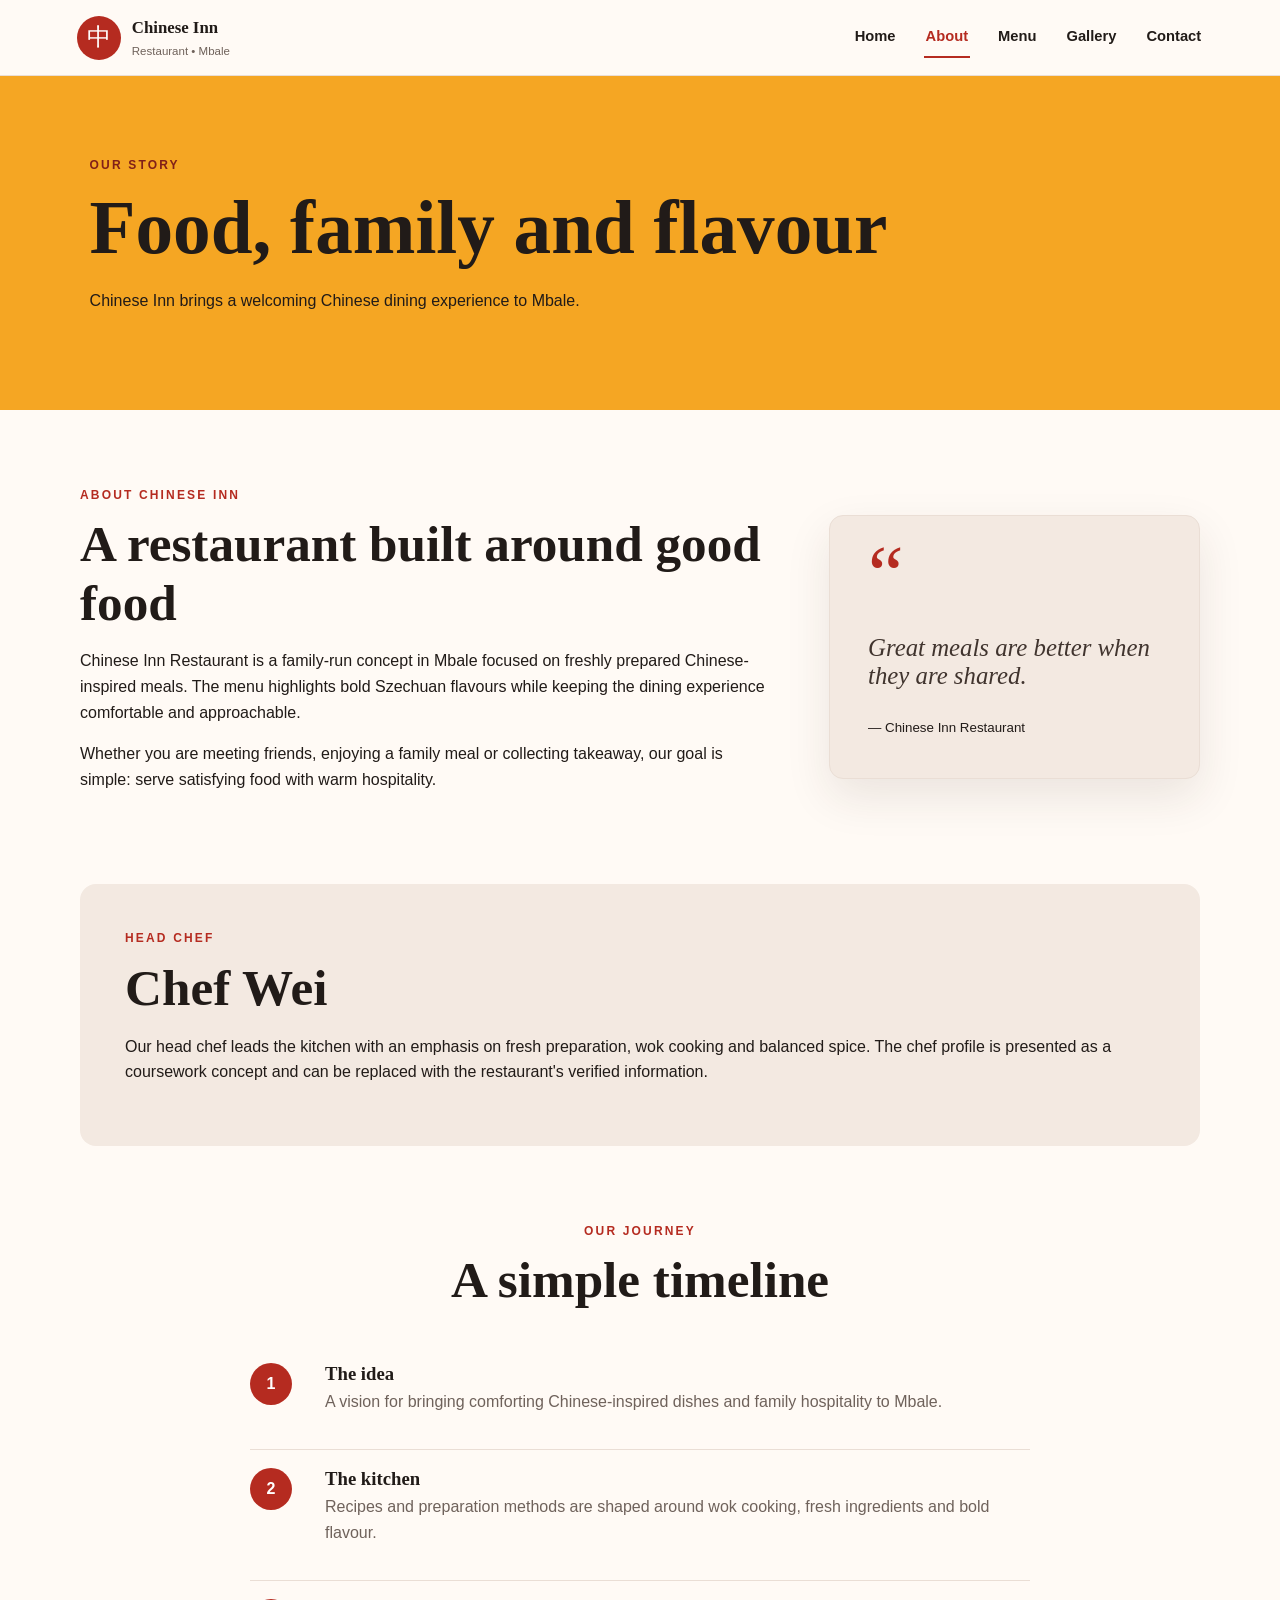
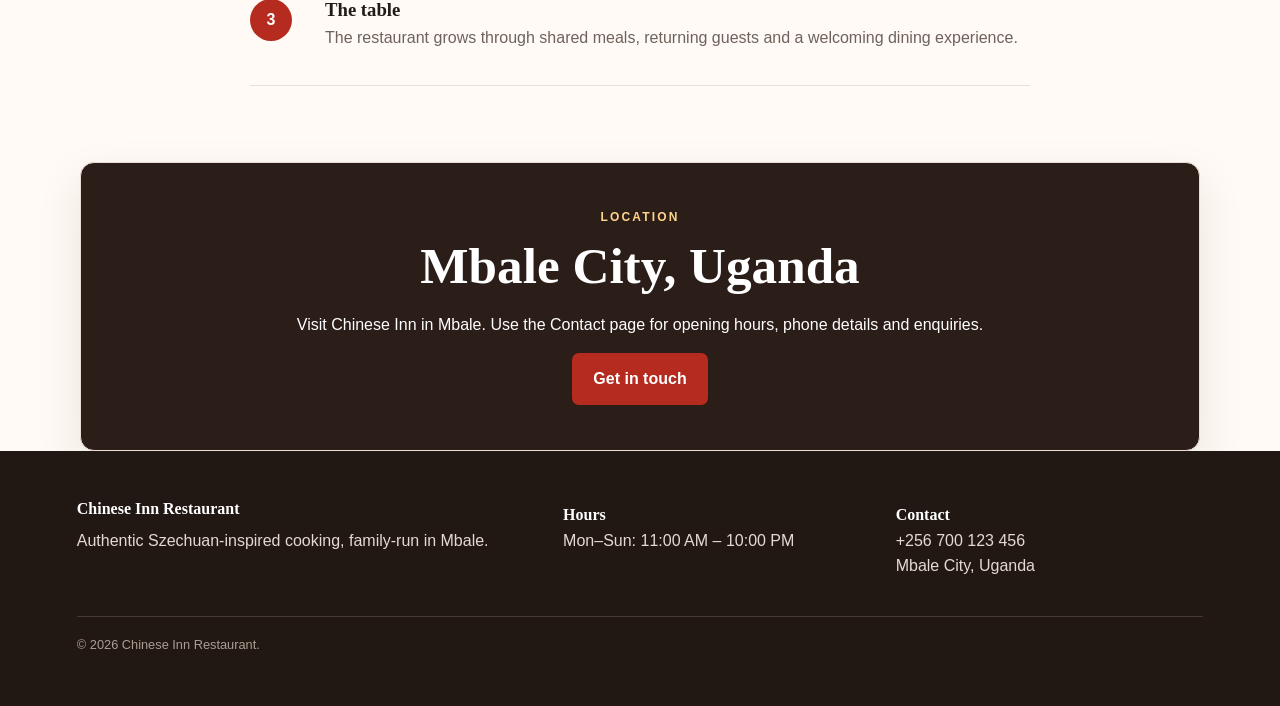
<file: about.html>
<!DOCTYPE html>
<html lang="en">
<head>
  <meta charset="UTF-8">
  <meta name="viewport" content="width=device-width, initial-scale=1.0">
  <meta name="description" content="Chinese Inn Restaurant — authentic Szechuan-inspired food in Mbale, Uganda.">
  <title>About | Chinese Inn Restaurant</title>
  <link rel="stylesheet" href="css/style.css">
</head>
<body>
<header class="site-header">
  <a class="brand" href="index.html" aria-label="Chinese Inn Restaurant home">
    <span class="brand-mark">中</span>
    <span><strong>Chinese Inn</strong><small>Restaurant • Mbale</small></span>
  </a>
  <button class="hamburger" type="button" aria-label="Open navigation" aria-expanded="false">
    <span></span><span></span><span></span>
  </button>
  <nav class="main-nav" aria-label="Main navigation">
    <a href="index.html">Home</a>
    <a class="active" href="about.html">About</a>
    <a href="menu.html">Menu</a>
    <a href="gallery.html">Gallery</a>
    <a href="contact.html">Contact</a>
  </nav>
</header>
<main>

<section class="page-banner"><p class="eyebrow">OUR STORY</p><h1>Food, family and flavour</h1><p>Chinese Inn brings a welcoming Chinese dining experience to Mbale.</p></section>
<section class="section split">
  <div>
    <p class="eyebrow">ABOUT CHINESE INN</p>
    <h2>A restaurant built around good food</h2>
    <p>Chinese Inn Restaurant is a family-run concept in Mbale focused on freshly prepared Chinese-inspired meals. The menu highlights bold Szechuan flavours while keeping the dining experience comfortable and approachable.</p>
    <p>Whether you are meeting friends, enjoying a family meal or collecting takeaway, our goal is simple: serve satisfying food with warm hospitality.</p>
  </div>
  <div class="quote-card"><span>“</span><p>Great meals are better when they are shared.</p><small>— Chinese Inn Restaurant</small></div>
</section>
<section class="section chef-section">
  <div><p class="eyebrow">HEAD CHEF</p><h2>Chef Wei</h2><p>Our head chef leads the kitchen with an emphasis on fresh preparation, wok cooking and balanced spice. The chef profile is presented as a coursework concept and can be replaced with the restaurant's verified information.</p></div>
</section>
<section class="section">
  <div class="section-heading"><p class="eyebrow">OUR JOURNEY</p><h2>A simple timeline</h2></div>
  <div class="timeline">
    <article><div class="timeline-dot">1</div><div><h3>The idea</h3><p>A vision for bringing comforting Chinese-inspired dishes and family hospitality to Mbale.</p></div></article>
    <article><div class="timeline-dot">2</div><div><h3>The kitchen</h3><p>Recipes and preparation methods are shaped around wok cooking, fresh ingredients and bold flavour.</p></div></article>
    <article><div class="timeline-dot">3</div><div><h3>The table</h3><p>The restaurant grows through shared meals, returning guests and a welcoming dining experience.</p></div></article>
  </div>
</section>
<section class="section location-card"><p class="eyebrow">LOCATION</p><h2>Mbale City, Uganda</h2><p>Visit Chinese Inn in Mbale. Use the Contact page for opening hours, phone details and enquiries.</p><a class="btn btn-primary" href="contact.html">Get in touch</a></section>

</main>
<footer class="site-footer">
  <div>
    <strong>Chinese Inn Restaurant</strong>
    <p>Authentic Szechuan-inspired cooking, family-run in Mbale.</p>
  </div>
  <div>
    <p><strong>Hours</strong><br>Mon–Sun: 11:00 AM – 10:00 PM</p>
  </div>
  <div>
    <p><strong>Contact</strong><br>+256 700 123 456<br>Mbale City, Uganda</p>
  </div>
  <p class="copyright">© 2026 Chinese Inn Restaurant.</p>
</footer>
<script src="js/script.js"></script>
</body>
</html>
</file>
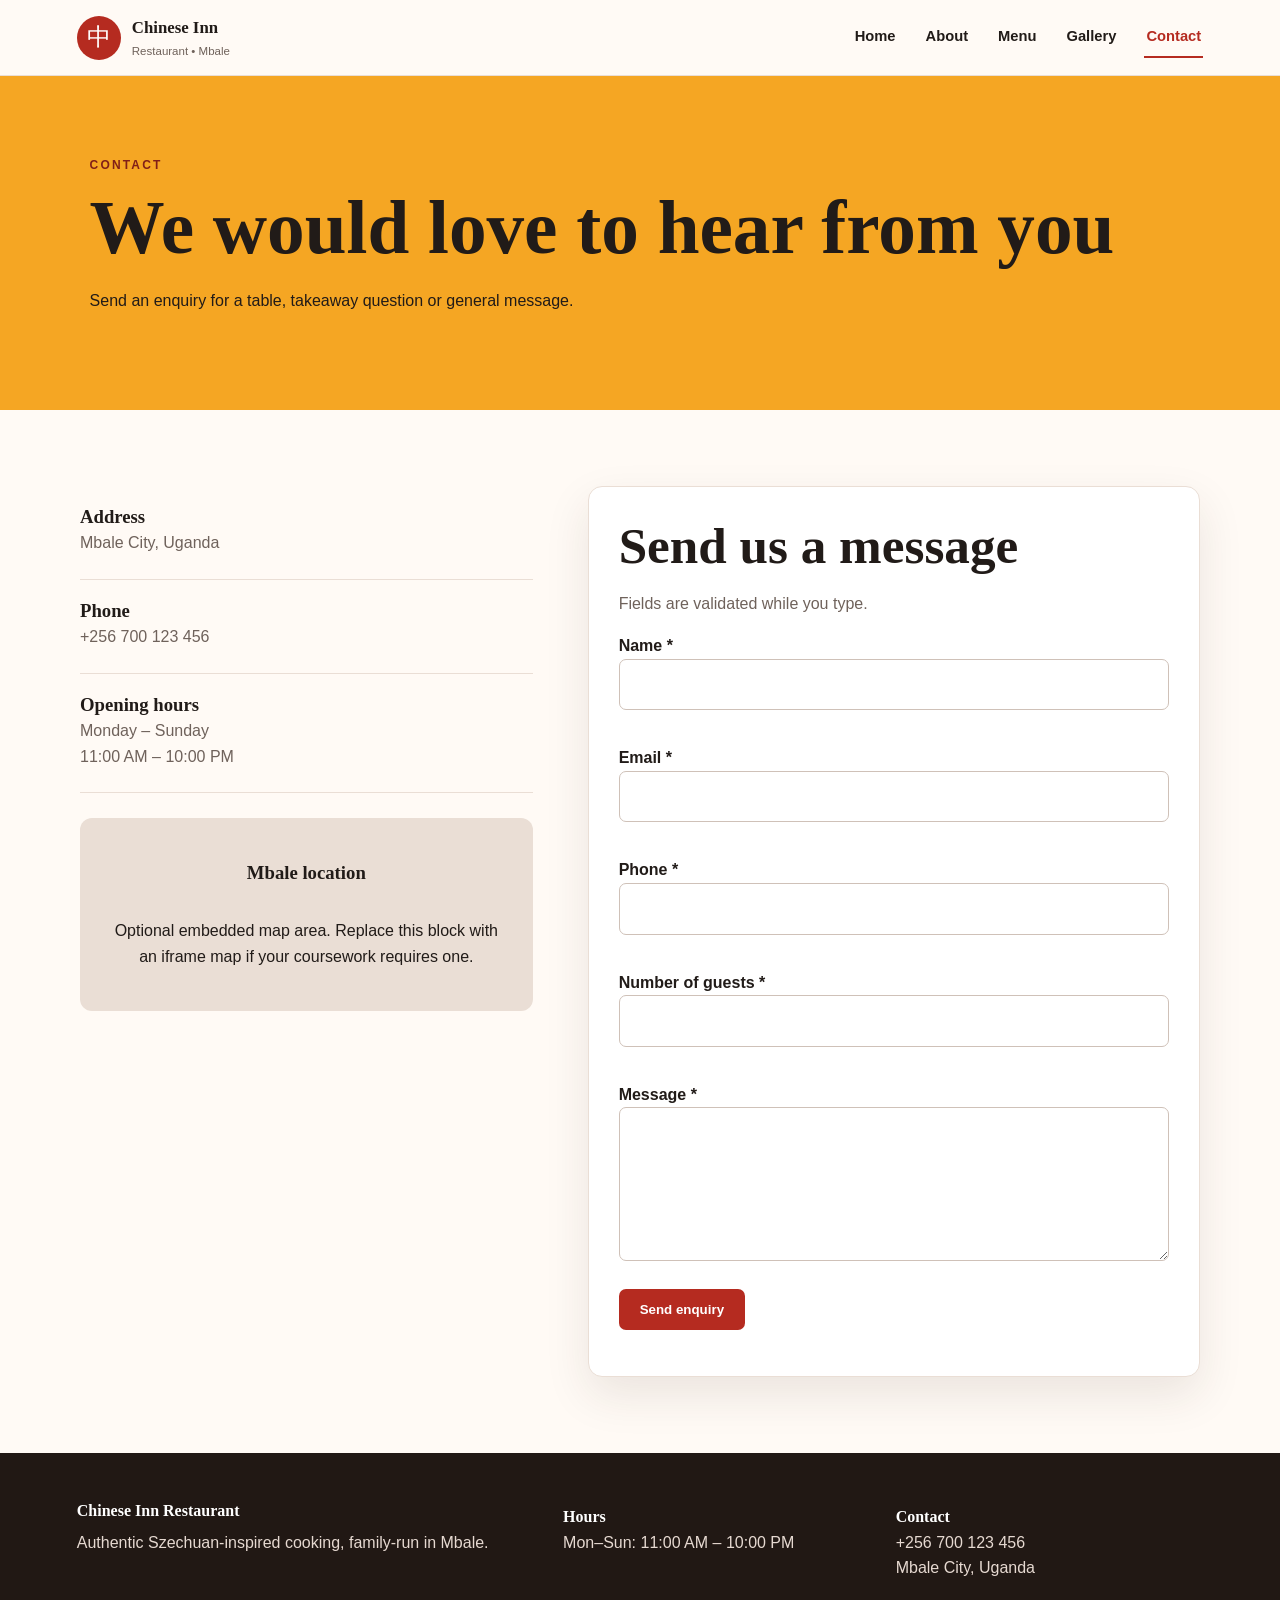
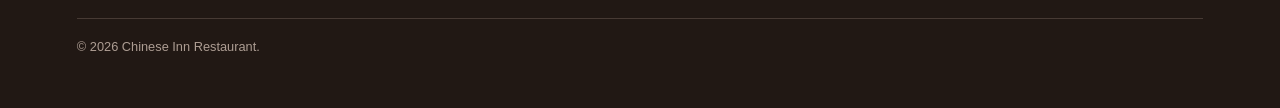
<file: contact.html>
<!DOCTYPE html>
<html lang="en">
<head>
  <meta charset="UTF-8">
  <meta name="viewport" content="width=device-width, initial-scale=1.0">
  <meta name="description" content="Chinese Inn Restaurant — authentic Szechuan-inspired food in Mbale, Uganda.">
  <title>Contact | Chinese Inn Restaurant</title>
  <link rel="stylesheet" href="css/style.css">
</head>
<body>
<header class="site-header">
  <a class="brand" href="index.html" aria-label="Chinese Inn Restaurant home">
    <span class="brand-mark">中</span>
    <span><strong>Chinese Inn</strong><small>Restaurant • Mbale</small></span>
  </a>
  <button class="hamburger" type="button" aria-label="Open navigation" aria-expanded="false">
    <span></span><span></span><span></span>
  </button>
  <nav class="main-nav" aria-label="Main navigation">
    <a href="index.html">Home</a>
    <a href="about.html">About</a>
    <a href="menu.html">Menu</a>
    <a href="gallery.html">Gallery</a>
    <a class="active" href="contact.html">Contact</a>
  </nav>
</header>
<main>

<section class="page-banner"><p class="eyebrow">CONTACT</p><h1>We would love to hear from you</h1><p>Send an enquiry for a table, takeaway question or general message.</p></section>
<section class="section contact-layout">
  <div class="contact-info">
    <div class="contact-item"><div><h3>Address</h3><p>Mbale City, Uganda</p></div></div>
    <div class="contact-item"><div><h3>Phone</h3><p>+256 700 123 456</p></div></div>
    <div class="contact-item"><div><h3>Opening hours</h3><p>Monday – Sunday<br>11:00 AM – 10:00 PM</p></div></div>
    <div class="map-placeholder"><h3>Mbale location</h3><p>Optional embedded map area. Replace this block with an iframe map if your coursework requires one.</p></div>
  </div>
  <form class="contact-form" novalidate>
    <h2>Send us a message</h2>
    <p class="form-intro">Fields are validated while you type.</p>
    <label for="name">Name *</label><input id="name" name="name" type="text" autocomplete="name"><span class="error" id="name-error"></span>
    <label for="email">Email *</label><input id="email" name="email" type="email" autocomplete="email"><span class="error" id="email-error"></span>
    <label for="phone">Phone *</label><input id="phone" name="phone" type="tel" autocomplete="tel"><span class="error" id="phone-error"></span>
    <label for="guests">Number of guests *</label><input id="guests" name="guests" type="number" min="1" max="30"><span class="error" id="guests-error"></span>
    <label for="message">Message *</label><textarea id="message" name="message" rows="5"></textarea><span class="error" id="message-error"></span>
    <button class="btn btn-primary" type="submit">Send enquiry</button>
    <p class="success" id="form-success" role="status"></p>
  </form>
</section>

</main>
<footer class="site-footer">
  <div>
    <strong>Chinese Inn Restaurant</strong>
    <p>Authentic Szechuan-inspired cooking, family-run in Mbale.</p>
  </div>
  <div>
    <p><strong>Hours</strong><br>Mon–Sun: 11:00 AM – 10:00 PM</p>
  </div>
  <div>
    <p><strong>Contact</strong><br>+256 700 123 456<br>Mbale City, Uganda</p>
  </div>
  <p class="copyright">© 2026 Chinese Inn Restaurant.</p>
</footer>
<script src="js/script.js"></script>
</body>
</html>
</file>
<file: css/style.css>
:root{
  --ink:#211b18; --muted:#6f625b; --paper:#fffaf5; --card:#ffffff;
  --accent:#b52b20; --accent-dark:#812018; --gold:#d59a45; --brand:#F5A623;
  --line:#eaded5; --shadow:0 18px 45px rgba(55,35,25,.10);
}
*{box-sizing:border-box}
html{scroll-behavior:smooth}
body{margin:0;background:var(--paper);color:var(--ink);font-family:Arial,Helvetica,sans-serif;line-height:1.6}
img{display:block;max-width:100%}
a{color:inherit}
.site-header{position:sticky;top:0;z-index:50;display:flex;align-items:center;justify-content:space-between;padding:15px 6%;background:rgba(255,250,245,.96);backdrop-filter:blur(12px);border-bottom:1px solid var(--line)}
.brand{display:flex;gap:11px;align-items:center;text-decoration:none}
.brand-mark{width:44px;height:44px;display:grid;place-items:center;border-radius:50%;background:var(--accent);color:white;font-size:24px;font-family:serif}
.brand strong{display:block;font-family:Georgia,serif;font-size:1.05rem}
.brand small{display:block;color:var(--muted);font-size:.72rem}
.main-nav{display:flex;gap:26px;align-items:center}
.main-nav a{text-decoration:none;font-weight:700;font-size:.92rem;padding:8px 2px;border-bottom:2px solid transparent}
.main-nav a:hover,.main-nav a.active{color:var(--accent);border-bottom-color:var(--accent)}
.hamburger{display:none;border:0;background:none;padding:8px;cursor:pointer}
.hamburger span{display:block;width:26px;height:2px;background:var(--ink);margin:5px}
.hero{min-height:70vh;display:grid;align-items:center;padding:80px 7%;background:var(--brand)}
.hero-content{max-width:720px;color:var(--ink)}
.eyebrow{letter-spacing:.18em;font-size:.75rem;font-weight:800;color:var(--accent);margin:0 0 10px}
.hero .eyebrow{color:var(--accent-dark)}
h1,h2,h3{font-family:Georgia,"Times New Roman",serif;line-height:1.15}
h1{font-size:clamp(2.7rem,6vw,5.2rem);margin:0 0 20px}
.hero h1 span{color:var(--accent-dark)}
.hero p{font-size:1.08rem;max-width:620px;color:var(--ink)}
.hero-actions{display:flex;gap:12px;flex-wrap:wrap;margin-top:28px}
.btn{display:inline-block;padding:12px 20px;border-radius:7px;text-decoration:none;font-weight:800;border:1px solid transparent;cursor:pointer}
.btn-primary{background:var(--accent);color:white}
.btn-primary:hover{background:var(--accent-dark)}
.btn-outline{border-color:var(--ink);color:var(--ink)}
.btn-outline:hover{background:var(--ink);color:white}
.section{width:min(1120px,88%);margin:0 auto;padding:76px 0}
.hours-strip{width:100%;display:grid;grid-template-columns:repeat(3,1fr);padding:22px 7%;background:#271d18;color:white}
.hours-strip div{display:flex;gap:10px;align-items:center;justify-content:center;border-right:1px solid #594941}
.hours-strip div:last-child{border:0}
.hours-strip .icon{font-size:1.25rem;color:#ffd48b}
.hours-strip strong{font-size:.9rem}
.hours-strip span:last-child{color:#d9cbc3;font-size:.9rem}
.section-heading{text-align:center;max-width:720px;margin:0 auto 35px}
.section-heading h2,.section h2{font-size:clamp(2rem,4vw,3.2rem);margin:0 0 12px}
.card-grid{display:grid;gap:20px}.card-grid.three{grid-template-columns:repeat(3,1fr)}
.info-card,.dish-card,.menu-card,.quote-card,.location-card,.media-card,.contact-form{background:var(--card);border:1px solid var(--line);box-shadow:var(--shadow);border-radius:14px}
.info-card{padding:28px}.info-card h3{font-size:1.35rem}.info-card p,.dish-card p,.menu-card p{color:var(--muted)}
.feature-section{background:#f3e9e1;width:100%;padding-left:6%;padding-right:6%}
.dish-grid{display:grid;grid-template-columns:repeat(3,1fr);gap:22px;max-width:1120px;margin:auto}
.dish-card{overflow:hidden}.dish-card img{width:100%;height:210px;object-fit:cover;background:#ead8c8}.dish-card div{padding:20px}.dish-card h3{margin:0}.dish-card strong,.menu-card strong{color:var(--accent)}
.text-link{display:block;text-align:center;margin-top:28px;color:var(--accent);font-weight:800;text-decoration:none}
.video-section{display:grid;grid-template-columns:1fr 1fr;gap:45px;align-items:center}
.media-card{padding:18px}.media-art{height:230px;border-radius:10px;background:url("../images/gallery-kitchen.svg") center/cover;display:grid;place-items:center;color:white;font-size:1.2rem;text-shadow:0 3px 12px #000}
.media-art span{display:block;font-family:Georgia,serif;font-size:1.2rem}
audio{width:100%;margin-top:15px}.media-card small{display:block;color:var(--muted);margin-top:10px}
.page-banner{padding:80px 7%;background:var(--brand);color:var(--ink)}
.page-banner .eyebrow{color:var(--accent-dark)}.page-banner h1{font-size:clamp(2.5rem,6vw,4.7rem);margin:0 0 12px}.page-banner p:last-child{max-width:650px;color:var(--ink)}
.split{display:grid;grid-template-columns:1.3fr .7fr;gap:60px;align-items:center}
.quote-card{padding:38px;background:#f3e9e1}.quote-card span{font-size:5rem;color:var(--accent);font-family:Georgia;line-height:.5}.quote-card p{font:italic 1.55rem Georgia;color:#40342e}
.chef-section{display:flex;align-items:center;gap:35px;background:#f3e9e1;padding:45px;border-radius:16px}
.timeline{max-width:780px;margin:auto}.timeline article{display:grid;grid-template-columns:55px 1fr;gap:20px;padding:18px 0;border-bottom:1px solid var(--line)}
.timeline-dot{width:42px;height:42px;border-radius:50%;background:var(--accent);color:#fff;display:grid;place-items:center;font-weight:800}
.timeline h3{margin:0}.timeline p{margin-top:5px;color:var(--muted)}
.location-card{text-align:center;padding:45px;background:#2b1d17;color:white}.location-card .eyebrow{color:#ffd48b}
.filter-bar{display:flex;justify-content:center;gap:10px;flex-wrap:wrap;margin-bottom:35px}
.filter-btn{border:1px solid var(--line);background:white;padding:10px 16px;border-radius:99px;cursor:pointer;font-weight:700}
.filter-btn.active,.filter-btn:hover{background:var(--accent);color:white;border-color:var(--accent)}
.menu-grid{display:grid;grid-template-columns:repeat(3,1fr);gap:22px}.menu-card{overflow:hidden}.menu-card img{width:100%;height:180px;object-fit:cover;background:#ead8c8}.menu-card>div{padding:20px}.menu-card h3{margin:5px 0}.category{font-size:.7rem;letter-spacing:.14em;color:var(--accent);font-weight:800}
.menu-card.hidden{display:none}
.slider{position:relative;max-width:900px;margin:auto;border-radius:16px;overflow:hidden;box-shadow:var(--shadow);background:#271d18}.slide{display:none;position:relative;margin:0}.slide.active{display:block}.slide img{width:100%;height:500px;object-fit:cover}.slide figcaption{position:absolute;bottom:0;left:0;right:0;padding:18px 22px;background:var(--brand);color:var(--ink);font-weight:800}
.slider-btn{position:absolute;top:48%;width:44px;height:44px;border-radius:50%;border:0;background:rgba(255,255,255,.9);font-size:2rem;cursor:pointer}.prev{left:18px}.next{right:18px}.slider-dots{position:absolute;bottom:16px;right:20px;display:flex;gap:7px}.dot{width:9px;height:9px;border:1px solid white;border-radius:50%;background:transparent}.dot.active{background:white}
.gallery-grid{display:grid;grid-template-columns:repeat(3,1fr);gap:16px}.gallery-grid img{width:100%;height:240px;object-fit:cover;border-radius:10px;border:1px solid var(--line)}
.contact-layout{display:grid;grid-template-columns:.85fr 1.15fr;gap:55px}.contact-item{display:flex;gap:18px;padding:20px 0;border-bottom:1px solid var(--line)}.contact-item>span{font-size:1.7rem;color:var(--accent)}.contact-item h3{margin:0}.contact-item p{margin:3px 0;color:var(--muted)}
.map-placeholder{margin-top:25px;min-height:180px;background:#eaded5;border-radius:12px;display:grid;place-items:center;text-align:center;padding:25px}.map-placeholder div{font-size:2.5rem;color:var(--accent)}
.contact-form{padding:30px}.contact-form h2{margin-top:0}.form-intro{color:var(--muted)}
.contact-form label{display:block;font-weight:800;margin-top:15px}.contact-form input,.contact-form textarea{width:100%;padding:12px;border:1px solid #cfc1b8;border-radius:7px;background:#fff;font:inherit}.contact-form input:focus,.contact-form textarea:focus{outline:2px solid #e7b48d;border-color:var(--accent)}
.error{display:block;min-height:20px;color:var(--accent);font-size:.8rem;font-weight:700}.success{color:#22733d;font-weight:800}
.site-footer{background:#211814;color:#e6d9d1;padding:45px 6%;display:grid;grid-template-columns:1.5fr 1fr 1fr;gap:25px}.site-footer strong{color:white;font-family:Georgia,serif}.site-footer p{margin:6px 0}.copyright{grid-column:1/-1;border-top:1px solid #473a34;padding-top:18px;font-size:.8rem;color:#ad9d93}
code{background:#f0e7e1;padding:2px 5px;border-radius:4px}
@media(max-width:800px){
  .hamburger{display:block}.main-nav{position:absolute;top:75px;left:0;right:0;display:none;flex-direction:column;align-items:stretch;gap:0;padding:10px 6%;background:var(--paper);border-bottom:1px solid var(--line);box-shadow:var(--shadow)}.main-nav.open{display:flex}.main-nav a{padding:13px 5px}
  .hero{min-height:75vh;padding:70px 6%}.hours-strip{grid-template-columns:1fr;padding:0 6%}.hours-strip div{justify-content:flex-start;border-right:0;border-bottom:1px solid #594941;padding:14px 0;flex-wrap:wrap}
  .card-grid.three,.dish-grid,.menu-grid,.gallery-grid{grid-template-columns:1fr}.video-section,.split,.contact-layout{grid-template-columns:1fr}.section{width:88%;padding:55px 0}.feature-section{width:100%;padding-left:6%;padding-right:6%}
  .slide img{height:330px}.site-footer{grid-template-columns:1fr}.copyright{grid-column:auto}.chef-section{flex-direction:column;text-align:center}
}
</file>
